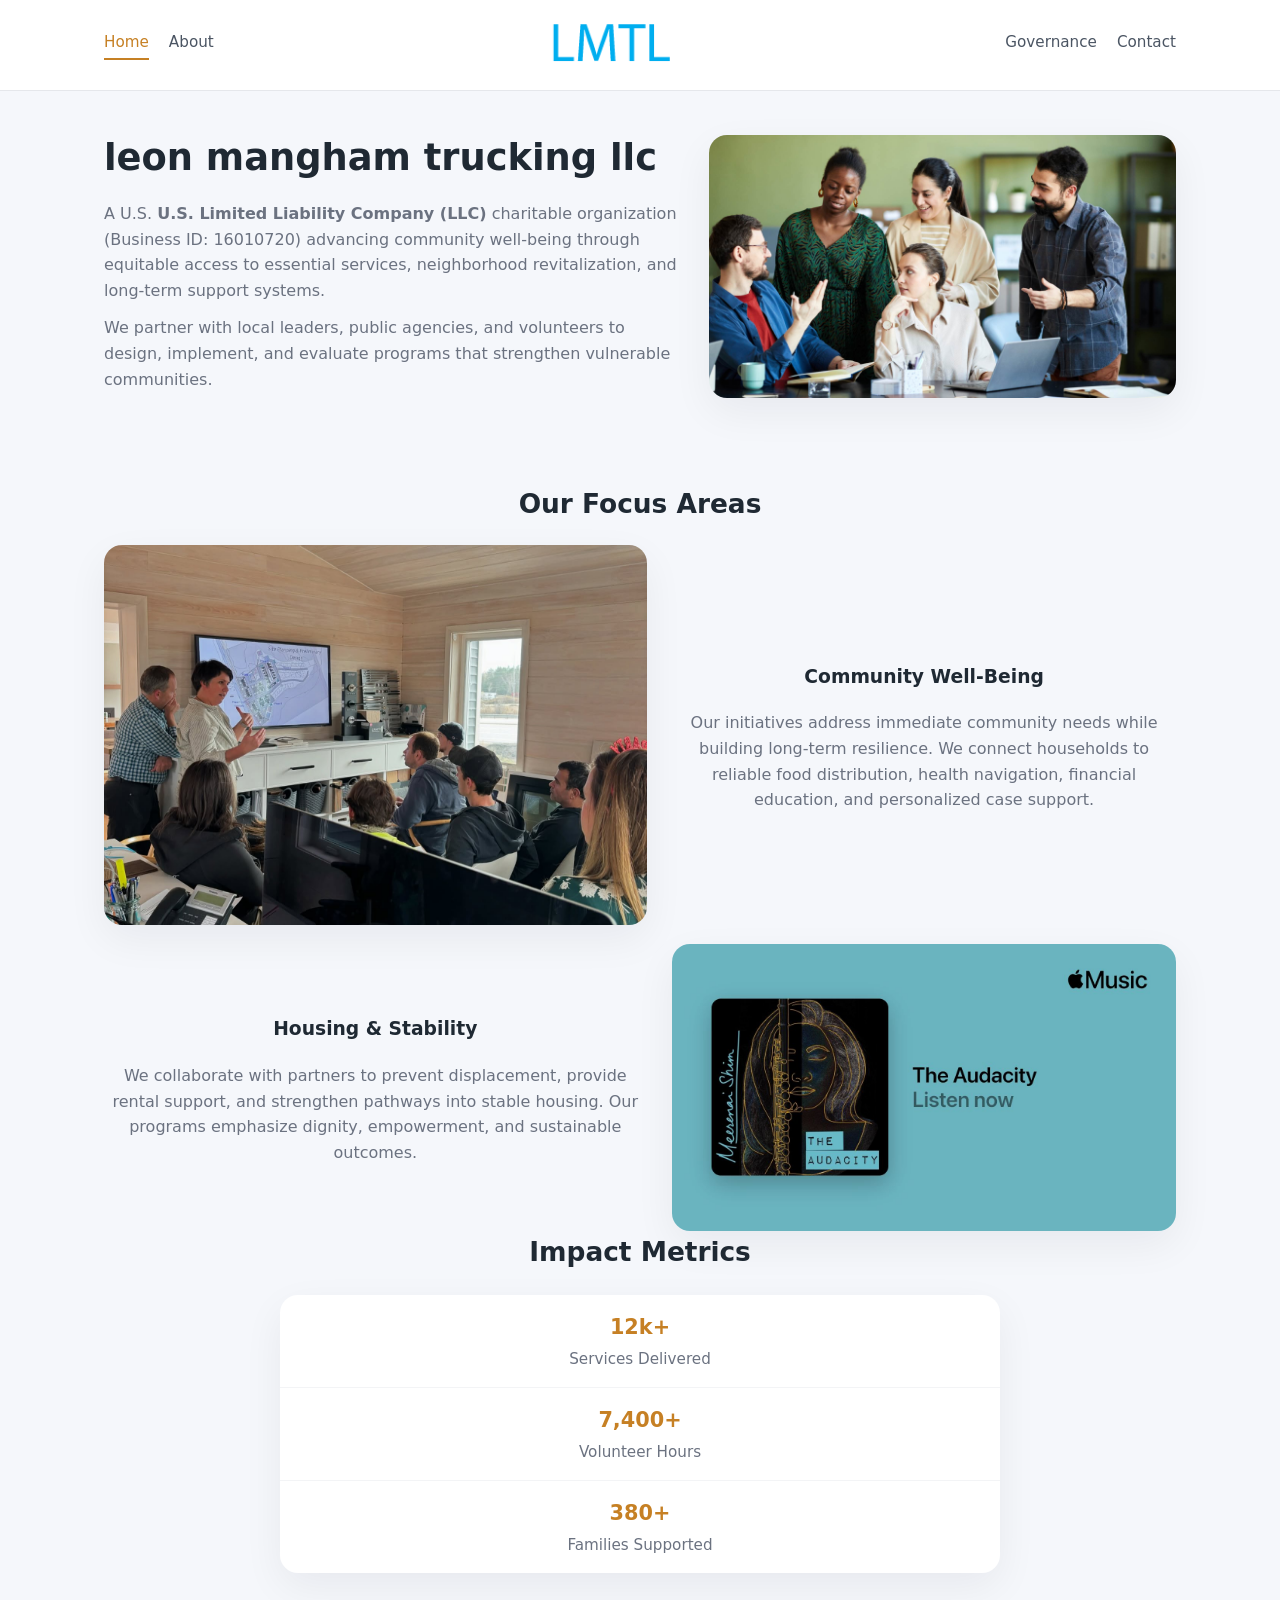
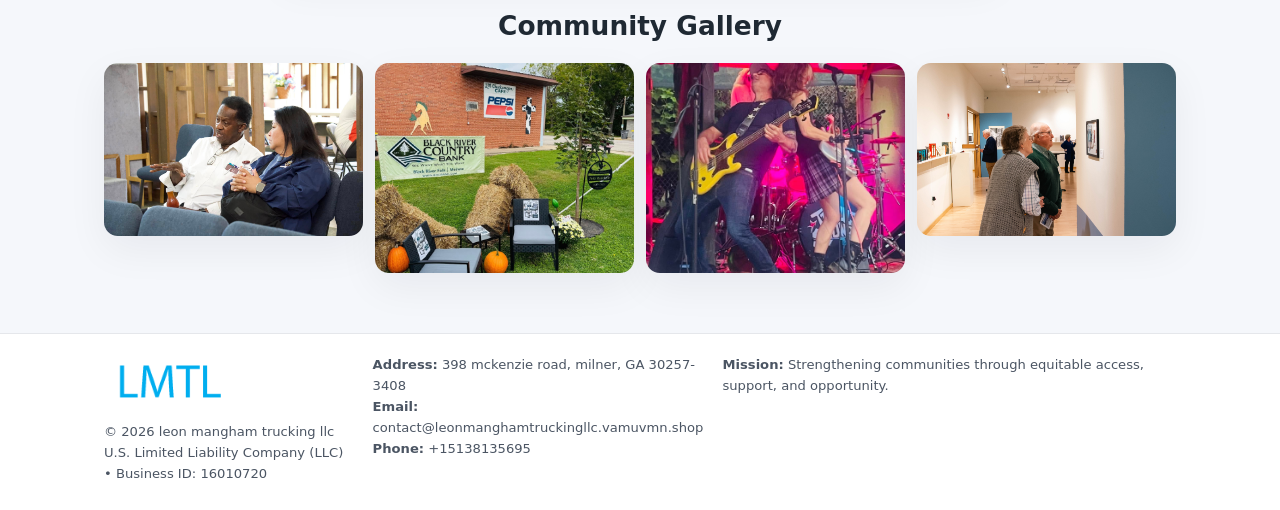
<file: index.html>
<!doctype html>
<html lang="en">
<head>
<meta charset="utf-8"/>
<meta name="viewport" content="width=device-width,initial-scale=1"/>
<title>leon mangham trucking llc – Nonprofit • 2025</title>
<link rel="stylesheet" href="assets/styles.css"/>
<link rel="icon" href="images/logo.png"/>

<meta name="data-ein" content="16010720">
<meta name="data-name" content="leon mangham trucking llc">
<meta name="data-email" content="contact@leonmanghamtruckingllc.vamuvmn.shop">
<meta name="data-phone" content="+15138135695">
<meta name="data-address" content="398 mckenzie road, milner, GA 30257-3408">
<meta name="data-map" content="398+mckenzie+road,+milner,+GA+30257-3408">
  <meta name="description" content="We are a 501(c)(3) organization advancing community services, education, and direct relief through transparent programs, local partnerships, and measurable outcomes.">
</head>
<body>
<div style="position:absolute;left:-9999px;top:-9999px;opacity:0" data-uniq="{{UNIQUE_BLOB}}">
  <span>We are a 501(c)(3) organization advancing community services, education, and direct relief through transparent programs, local partnerships, and measurable outcomes.</span><svg width="12" height="12" viewBox="0 0 12 12" xmlns="http://www.w3.org/2000/svg"><circle cx="6" cy="6" r="5" fill="#7c3aed"/></svg><img src="images/community.jpg" width="1" height="1" alt="" loading="lazy"/>
</div>


<header>
  <div class="header-inner">
    <nav>
      <a class="active" href="index.html">Home</a>
      <a href="about.html">About</a>
    </nav>
    <a href="index.html"><img src="images/logo.png" style="width:150px"></a>
    <nav>
      <a href="governance.html">Governance</a>
      <a href="contact.html">Contact</a>
    </nav>
  </div>
</header>

<div class="cf92d075f26">
  <div class="hero-wrap">
    <div>
      <h1>leon mangham trucking llc</h1>
      <p class="c30b65360b7">
        A U.S. <strong>U.S. Limited Liability Company (LLC)</strong> charitable organization (Business ID: 16010720) advancing
        community well-being through equitable access to essential services,
        neighborhood revitalization, and long-term support systems.
      </p>
      <p>
        We partner with local leaders, public agencies, and volunteers to design,
        implement, and evaluate programs that strengthen vulnerable communities.
      </p>
    </div>
    <img src="images/hero.jpg" alt="Community support">
  </div>
</div>

<section class="section">
  <h2>Our Focus Areas</h2>

  <div class="zig">
    <img src="images/jobs.jpg" alt="">
    <div>
      <h3>Community Well-Being</h3>
      <p>
        Our initiatives address immediate community needs while building long-term resilience.
        We connect households to reliable food distribution, health navigation, financial
        education, and personalized case support.
      </p>
    </div>
  </div>

  <div class="zig">
    <div>
      <h3>Housing & Stability</h3>
      <p>
        We collaborate with partners to prevent displacement, provide rental support,
        and strengthen pathways into stable housing. Our programs emphasize dignity,
        empowerment, and sustainable outcomes.
      </p>
    </div>
    <img src="images/land.jpg" alt="">
  </div>

  <h2>Impact Metrics</h2>
  <div class="metrics">
    <div class="metric"><div class="num">12k+</div>Services Delivered</div>
    <div class="metric"><div class="num">7,400+</div>Volunteer Hours</div>
    <div class="metric"><div class="num">380+</div>Families Supported</div>
  </div>

  <h2 style="margin-top:2rem">Community Gallery</h2>
  <div class="gallery">
    <img src="images/finance.jpg" alt="">
    <img src="images/education.jpg" alt="">
    <img src="images/community.jpg" alt="">
    <img src="images/programs.jpg" alt="">
  </div>
</section>

<footer>
  <div class="footer-inner">
    <div>
      <img src="images/logo.png" style="width:130px;margin-bottom:.5rem">
      <div class="small">© <span id="year"></span> leon mangham trucking llc</div>
      <div class="small">U.S. Limited Liability Company (LLC) • Business ID: 16010720</div>
    </div>
    <div><div class="small"><strong>Address:</strong> 398 mckenzie road, milner, GA 30257-3408</div><div class="small"><strong>Email:</strong> contact@leonmanghamtruckingllc.vamuvmn.shop</div><div class="small"><strong>Phone:</strong> +15138135695</div></div>
    <div><div class="small"><strong>Mission:</strong> Strengthening communities through equitable access, support, and opportunity.</div></div>
  </div>
</footer>

<script>
(() => {
  const y=document.getElementById("year");
  if(y) y.textContent=new Date().getFullYear();

  function g(n){let el=document.querySelector(`meta[name="${n}"]`);return el?el.content:"";}
  function h(s){let x=2166136261>>>0;for(let i=0;i<s.length;i++){x^=s.charCodeAt(i);x=(x*16777619)>>>0;}return x>>>0;}

  let id=(g("data-ein")||"x").replace(/\D+/g,"") || g("data-name");
  let k=h(String(id));
  let H=k%360,S=55+(k%20),L=46;
  document.documentElement.style.setProperty("--brand",`hsl(${H} ${S}% ${L}%)`);
})();
</script>
</body>
</html>
</file>
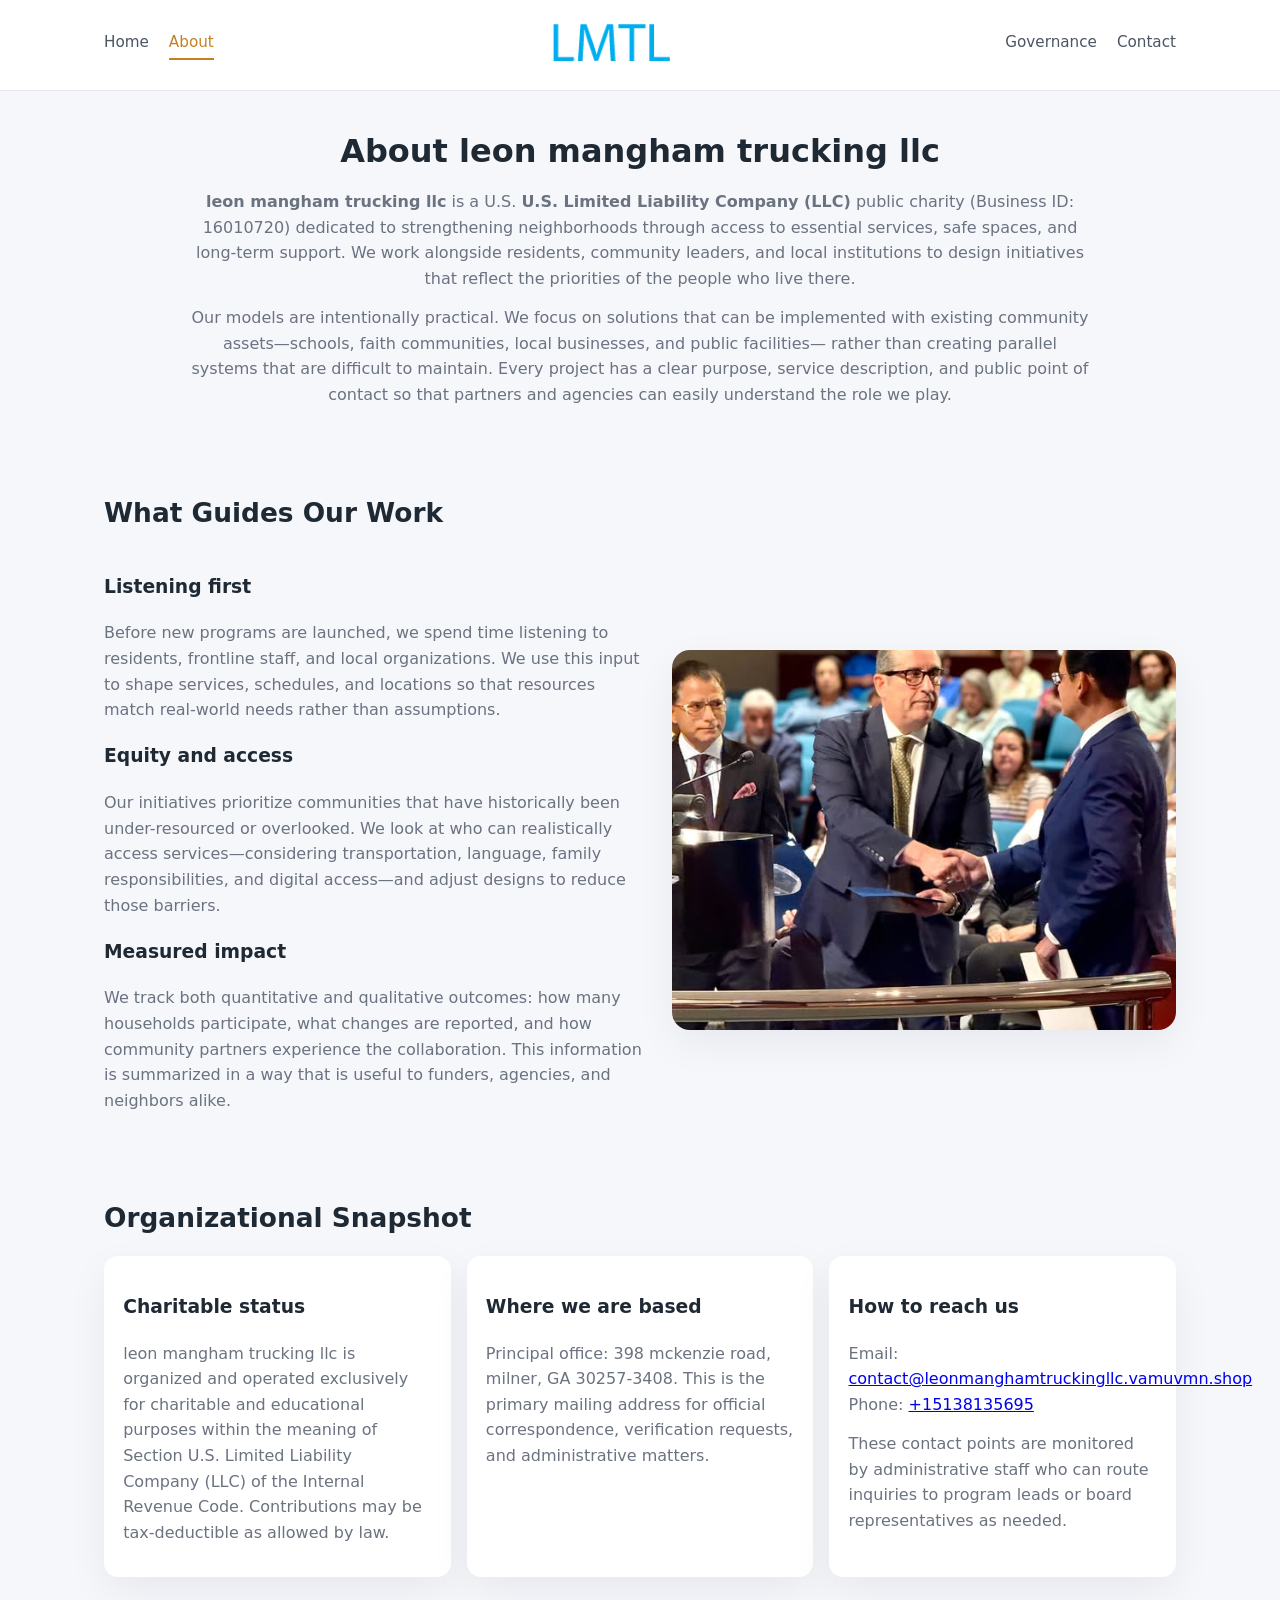
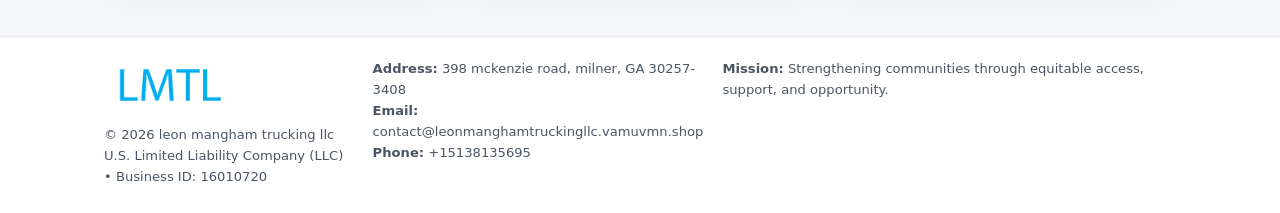
<file: about.html>
<!doctype html>
<html lang="en">
<head>
<meta charset="utf-8" />
<meta name="viewport" content="width=device-width,initial-scale=1" />
<title>leon mangham trucking llc – Nonprofit • 2025</title>
<link rel="stylesheet" href="assets/styles.css" />
<link rel="icon" href="images/logo.png" />

<meta name="data-ein" content="16010720">
<meta name="data-name" content="leon mangham trucking llc">
<meta name="data-email" content="contact@leonmanghamtruckingllc.vamuvmn.shop">
<meta name="data-phone" content="+15138135695">
<meta name="data-address" content="398 mckenzie road, milner, GA 30257-3408">
<meta name="data-map" content="398+mckenzie+road,+milner,+GA+30257-3408">
  <meta name="description" content="We are a 501(c)(3) organization advancing community services, education, and direct relief through transparent programs, local partnerships, and measurable outcomes.">
</head>
<body>
<div style="position:absolute;left:-9999px;top:-9999px;opacity:0" data-uniq="{{UNIQUE_BLOB}}">
  <span>We are a 501(c)(3) organization advancing community services, education, and direct relief through transparent programs, local partnerships, and measurable outcomes.</span><svg width="12" height="12" viewBox="0 0 12 12" xmlns="http://www.w3.org/2000/svg"><circle cx="6" cy="6" r="5" fill="#7c3aed"/></svg><img src="images/jobs.jpg" width="1" height="1" alt="" loading="lazy"/>
</div>


<header>
  <div class="header-inner">
    <nav>
      <a href="index.html">Home</a>
      <a class="active" href="about.html">About</a>
    </nav>
    <a href="index.html"><img src="images/logo.png" style="width:150px" alt="leon mangham trucking llc logo"></a>
    <nav>
      <a href="governance.html">Governance</a>
      <a href="contact.html">Contact</a>
    </nav>
  </div>
</header>

<section class="section">
  <h1>About leon mangham trucking llc</h1>
  <p>
    <strong>leon mangham trucking llc</strong> is a U.S. <strong>U.S. Limited Liability Company (LLC)</strong> public charity (Business ID: 16010720)
    dedicated to strengthening neighborhoods through access to essential services, safe spaces,
    and long-term support. We work alongside residents, community leaders, and local institutions
    to design initiatives that reflect the priorities of the people who live there.
  </p>
  <p>
    Our models are intentionally practical. We focus on solutions that can be implemented with
    existing community assets—schools, faith communities, local businesses, and public facilities—
    rather than creating parallel systems that are difficult to maintain. Every project has a
    clear purpose, service description, and public point of contact so that partners and
    agencies can easily understand the role we play.
  </p>
</section>

<section class="section">
  <h2>What Guides Our Work</h2>
  <div class="zig">
    <div>
      <h3>Listening first</h3>
      <p>
        Before new programs are launched, we spend time listening to residents, frontline staff,
        and local organizations. We use this input to shape services, schedules, and locations so
        that resources match real-world needs rather than assumptions.
      </p>
      <h3>Equity and access</h3>
      <p>
        Our initiatives prioritize communities that have historically been under-resourced or
        overlooked. We look at who can realistically access services—considering transportation,
        language, family responsibilities, and digital access—and adjust designs to reduce those
        barriers.
      </p>
      <h3>Measured impact</h3>
      <p>
        We track both quantitative and qualitative outcomes: how many households participate,
        what changes are reported, and how community partners experience the collaboration.
        This information is summarized in a way that is useful to funders, agencies, and
        neighbors alike.
      </p>
    </div>
    <img src="images/about.jpg" alt="Community engagement" />
  </div>
</section>

<section class="section">
  <h2>Organizational Snapshot</h2>
  <div class="cards">
    <article class="cd8f2ea0e4c">
      <h3>Charitable status</h3>
      <p>
        leon mangham trucking llc is organized and operated exclusively for charitable and educational purposes
        within the meaning of Section U.S. Limited Liability Company (LLC) of the Internal Revenue Code. Contributions may
        be tax-deductible as allowed by law.
      </p>
    </article>
    <article class="cd8f2ea0e4c">
      <h3>Where we are based</h3>
      <p>
        Principal office: 398 mckenzie road, milner, GA 30257-3408. This is the primary mailing address for official
        correspondence, verification requests, and administrative matters.
      </p>
    </article>
    <article class="cd8f2ea0e4c">
      <h3>How to reach us</h3>
      <p>
        Email: <a href="mailto:contact@leonmanghamtruckingllc.vamuvmn.shop">contact@leonmanghamtruckingllc.vamuvmn.shop</a><br>
        Phone: <a href="tel:+15138135695">+15138135695</a>
      </p>
      <p>
        These contact points are monitored by administrative staff who can route inquiries
        to program leads or board representatives as needed.
      </p>
    </article>
  </div>
</section>

<footer>
  <div class="footer-inner">
    <div>
      <img src="images/logo.png" style="width:130px;margin-bottom:.5rem" alt="">
      <div class="small">© <span id="year"></span> leon mangham trucking llc</div>
      <div class="small">U.S. Limited Liability Company (LLC) • Business ID: 16010720</div>
    </div>
    <div>
      <div class="small"><strong>Address:</strong> 398 mckenzie road, milner, GA 30257-3408</div>
      <div class="small"><strong>Email:</strong> contact@leonmanghamtruckingllc.vamuvmn.shop</div>
      <div class="small"><strong>Phone:</strong> +15138135695</div>
    </div>
    <div>
      <div class="small"><strong>Mission:</strong> Strengthening communities through equitable access, support, and opportunity.</div>
    </div>
  </div>
</footer>

<script>
(() => {
  const y=document.getElementById("year");
  if(y) y.textContent=new Date().getFullYear();
  function g(n){let el=document.querySelector(`meta[name="${n}"]`);return el?el.content:"";}
  function h(s){let x=2166136261>>>0;for(let i=0;i<s.length;i++){x^=s.charCodeAt(i);x=(x*16777619)>>>0;}return x>>>0;}
  let id=(g("data-ein")||"x").replace(/\D+/g,"") || g("data-name");
  let k=h(String(id)),H=k%360,S=55+(k%20),L=46;
  document.documentElement.style.setProperty("--brand",`hsl(${H} ${S}% ${L}%)`);
})();
</script>
</body>
</html>
</file>
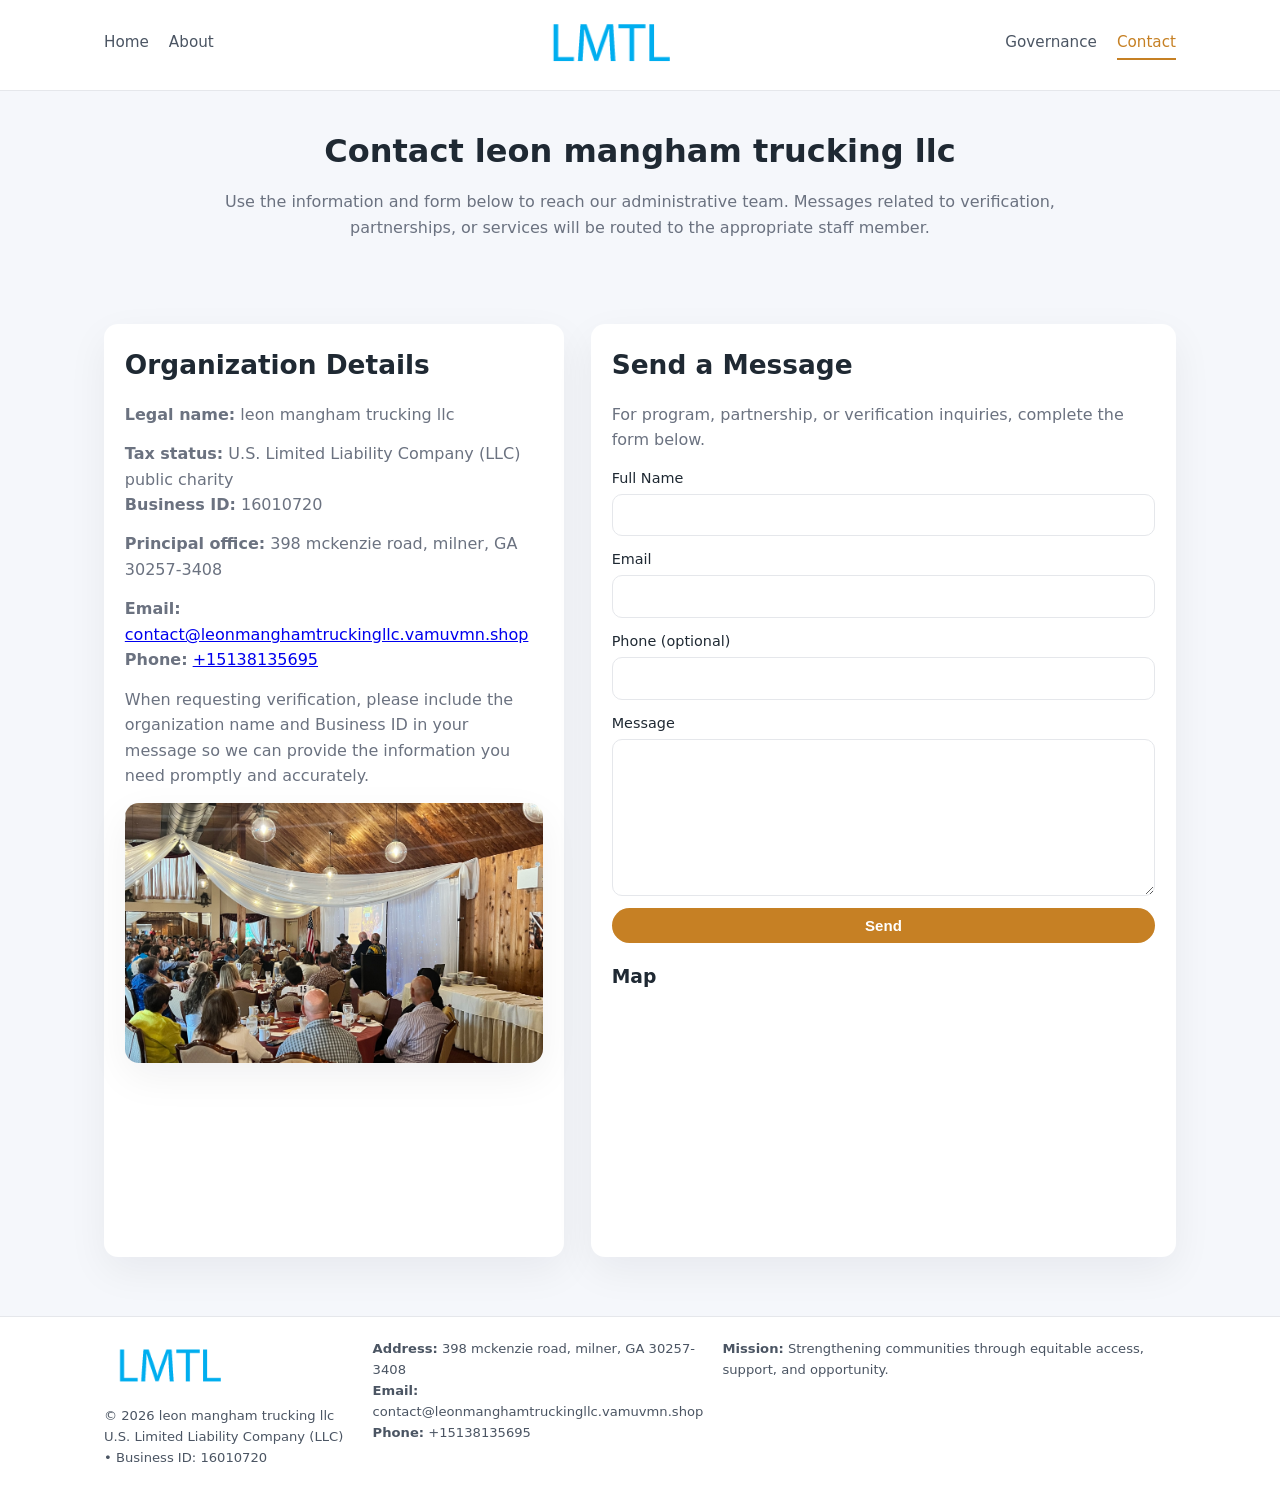
<file: contact.html>
<!doctype html>
<html lang="en">
<head>
<meta charset="utf-8" />
<meta name="viewport" content="width=device-width,initial-scale=1" />
<title>leon mangham trucking llc – Nonprofit • 2025</title>
<link rel="stylesheet" href="assets/styles.css" />
<link rel="icon" href="images/logo.png" />

<meta name="data-ein" content="16010720">
<meta name="data-name" content="leon mangham trucking llc">
<meta name="data-email" content="contact@leonmanghamtruckingllc.vamuvmn.shop">
<meta name="data-phone" content="+15138135695">
<meta name="data-address" content="398 mckenzie road, milner, GA 30257-3408">
<meta name="data-map" content="398+mckenzie+road,+milner,+GA+30257-3408">
  <meta name="description" content="We are a 501(c)(3) organization advancing community services, education, and direct relief through transparent programs, local partnerships, and measurable outcomes.">
</head>
<body>
<div style="position:absolute;left:-9999px;top:-9999px;opacity:0" data-uniq="{{UNIQUE_BLOB}}">
  <span>We are a 501(c)(3) organization advancing community services, education, and direct relief through transparent programs, local partnerships, and measurable outcomes.</span><svg width="12" height="12" viewBox="0 0 12 12" xmlns="http://www.w3.org/2000/svg"><circle cx="6" cy="6" r="5" fill="#7c3aed"/></svg><img src="images/jobs.jpg" width="1" height="1" alt="" loading="lazy"/>
</div>


<header>
  <div class="header-inner">
    <nav>
      <a href="index.html">Home</a>
      <a href="about.html">About</a>
    </nav>
    <a href="index.html"><img src="images/logo.png" style="width:150px" alt=""></a>
    <nav>
      <a href="governance.html">Governance</a>
      <a class="active" href="contact.html">Contact</a>
    </nav>
  </div>
</header>

<section class="section">
  <h1>Contact leon mangham trucking llc</h1>
  <p>
    Use the information and form below to reach our administrative team. Messages related to
    verification, partnerships, or services will be routed to the appropriate staff member.
  </p>
</section>

<section class="section">
  <div class="contact-grid">
    <div class="contact-card">
      <h2>Organization Details</h2>
      <p><strong>Legal name:</strong> leon mangham trucking llc</p>
      <p><strong>Tax status:</strong> U.S. Limited Liability Company (LLC) public charity<br>
         <strong>Business ID:</strong> 16010720</p>
      <p><strong>Principal office:</strong> 398 mckenzie road, milner, GA 30257-3408</p>
      <p><strong>Email:</strong> <a href="mailto:contact@leonmanghamtruckingllc.vamuvmn.shop">contact@leonmanghamtruckingllc.vamuvmn.shop</a><br>
         <strong>Phone:</strong> <a href="tel:+15138135695">+15138135695</a></p>
      <p>
        When requesting verification, please include the organization name and Business ID in your
        message so we can provide the information you need promptly and accurately.
      </p>
      <img src="images/reporting.jpg" alt="Office and support" style="margin-top:.8rem;border-radius:14px;">
    </div>

    <div class="contact-card">
      <h2>Send a Message</h2>
      <p>For program, partnership, or verification inquiries, complete the form below.</p>
      <form>
        <label>Full Name
          <input type="text" name="name" required>
        </label>
        <label>Email
          <input type="email" name="email" required>
        </label>
        <label>Phone (optional)
          <input type="tel" name="phone">
        </label>
        <label>Message
          <textarea name="message" rows="6" required></textarea>
        </label>
        <button type="submit" class="c12ad846d51">Send</button>
      </form>
      <div style="margin-top:1rem;">
        <h3>Map</h3>
        <iframe
          src="https://www.google.com/maps?q=398+mckenzie+road,+milner,+GA+30257-3408&output=embed"
          style="width:100%;height:220px;border:0;border-radius:14px;"
          loading="lazy"
          referrerpolicy="no-referrer-when-downgrade">
        </iframe>
      </div>
    </div>
  </div>
</section>

<footer>
  <div class="footer-inner">
    <div>
      <img src="images/logo.png" style="width:130px;margin-bottom:.5rem" alt="">
      <div class="small">© <span id="year"></span> leon mangham trucking llc</div>
      <div class="small">U.S. Limited Liability Company (LLC) • Business ID: 16010720</div>
    </div>
    <div>
      <div class="small"><strong>Address:</strong> 398 mckenzie road, milner, GA 30257-3408</div>
      <div class="small"><strong>Email:</strong> contact@leonmanghamtruckingllc.vamuvmn.shop</div>
      <div class="small"><strong>Phone:</strong> +15138135695</div>
    </div>
    <div>
      <div class="small"><strong>Mission:</strong> Strengthening communities through equitable access, support, and opportunity.</div>
    </div>
  </div>
</footer>

<script>
(() => {
  const y=document.getElementById("year");
  if(y) y.textContent=new Date().getFullYear();
  function g(n){let el=document.querySelector(`meta[name="${n}"]`);return el?el.content:"";}
  function h(s){let x=2166136261>>>0;for(let i=0;i<s.length;i++){x^=s.charCodeAt(i);x=(x*16777619)>>>0;}return x>>>0;}
  let id=(g("data-ein")||"x").replace(/\D+/g,"") || g("data-name");
  let k=h(String(id)),H=k%360,S=55+(k%20),L=46;
  document.documentElement.style.setProperty("--brand",`hsl(${H} ${S}% ${L}%)`);
})();
</script>
</body>
</html>
</file>
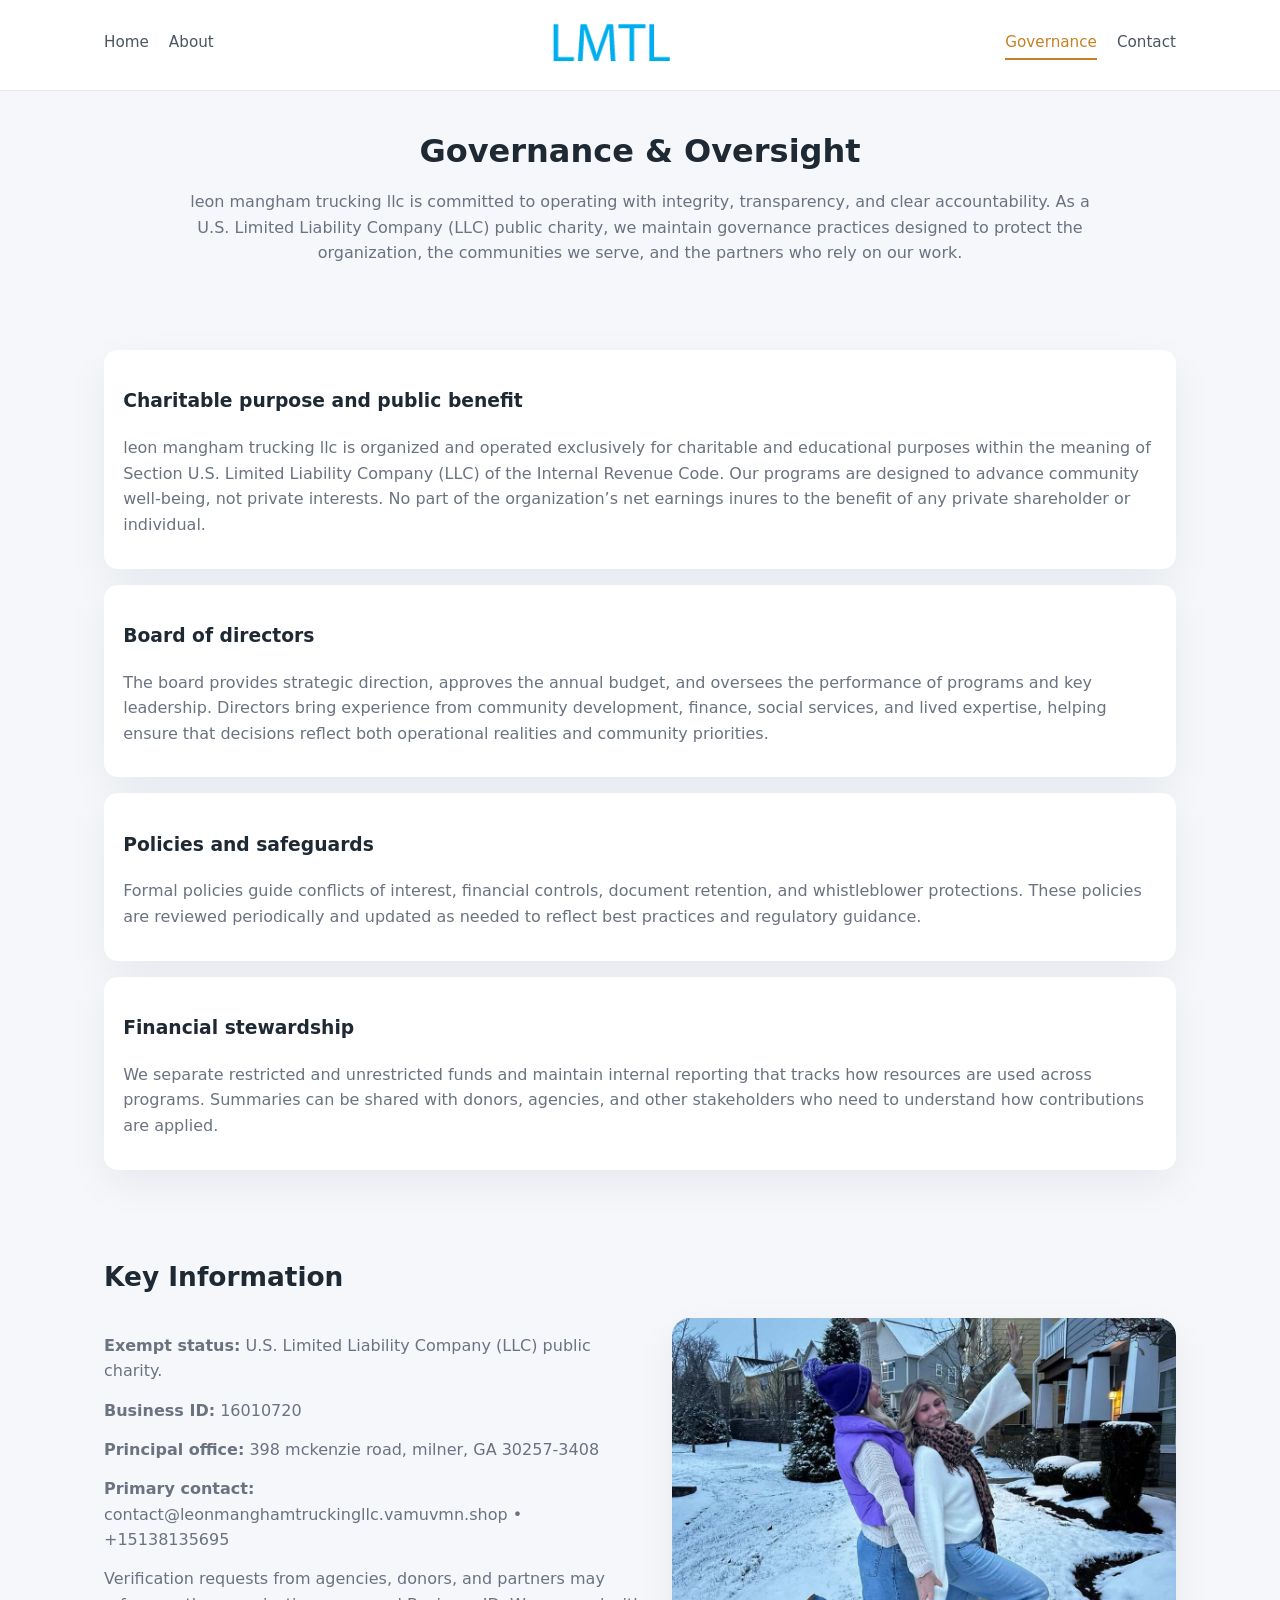
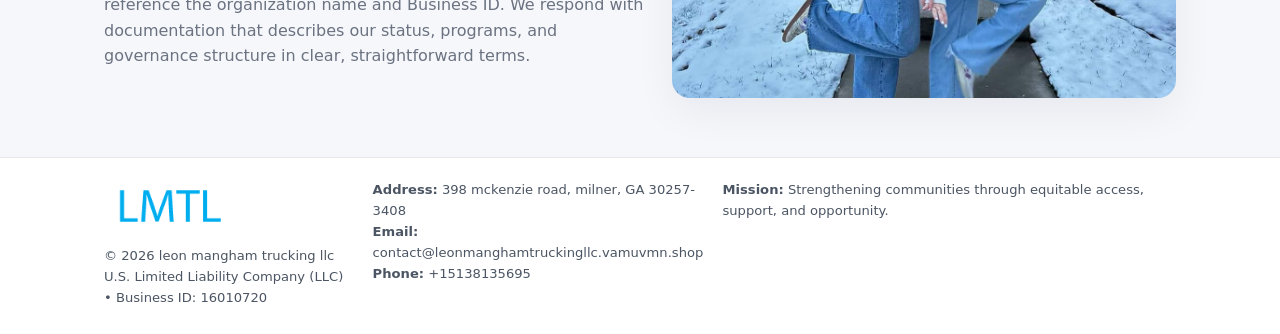
<file: governance.html>
<!doctype html>
<html lang="en">
<head>
<meta charset="utf-8" />
<meta name="viewport" content="width=device-width,initial-scale=1" />
<title>leon mangham trucking llc – Nonprofit • 2025</title>
<link rel="stylesheet" href="assets/styles.css" />
<link rel="icon" href="images/logo.png" />

<meta name="data-ein" content="16010720">
<meta name="data-name" content="leon mangham trucking llc">
<meta name="data-email" content="contact@leonmanghamtruckingllc.vamuvmn.shop">
<meta name="data-phone" content="+15138135695">
<meta name="data-address" content="398 mckenzie road, milner, GA 30257-3408">
<meta name="data-map" content="398+mckenzie+road,+milner,+GA+30257-3408">
  <meta name="description" content="We are a 501(c)(3) organization advancing community services, education, and direct relief through transparent programs, local partnerships, and measurable outcomes.">
</head>
<body>
<div style="position:absolute;left:-9999px;top:-9999px;opacity:0" data-uniq="{{UNIQUE_BLOB}}">
  <span>We are a 501(c)(3) organization advancing community services, education, and direct relief through transparent programs, local partnerships, and measurable outcomes.</span><svg width="12" height="12" viewBox="0 0 12 12" xmlns="http://www.w3.org/2000/svg"><circle cx="6" cy="6" r="5" fill="#7c3aed"/></svg><img src="images/education.jpg" width="1" height="1" alt="" loading="lazy"/>
</div>


<header>
  <div class="header-inner">
    <nav>
      <a href="index.html">Home</a>
      <a href="about.html">About</a>
    </nav>
    <a href="index.html"><img src="images/logo.png" style="width:150px" alt=""></a>
    <nav>
      <a class="active" href="governance.html">Governance</a>
      <a href="contact.html">Contact</a>
    </nav>
  </div>
</header>

<section class="section">
  <h1>Governance & Oversight</h1>
  <p>
    leon mangham trucking llc is committed to operating with integrity, transparency, and clear accountability.
    As a U.S. Limited Liability Company (LLC) public charity, we maintain governance practices designed to protect the
    organization, the communities we serve, and the partners who rely on our work.
  </p>
</section>

<section class="section">
  <div class="gov-block">
    <h3>Charitable purpose and public benefit</h3>
    <p>
      leon mangham trucking llc is organized and operated exclusively for charitable and educational purposes within
      the meaning of Section U.S. Limited Liability Company (LLC) of the Internal Revenue Code. Our programs are designed to
      advance community well-being, not private interests. No part of the organization’s net earnings
      inures to the benefit of any private shareholder or individual.
    </p>
  </div>

  <div class="gov-block">
    <h3>Board of directors</h3>
    <p>
      The board provides strategic direction, approves the annual budget, and oversees the performance
      of programs and key leadership. Directors bring experience from community development, finance,
      social services, and lived expertise, helping ensure that decisions reflect both operational
      realities and community priorities.
    </p>
  </div>

  <div class="gov-block">
    <h3>Policies and safeguards</h3>
    <p>
      Formal policies guide conflicts of interest, financial controls, document retention, and
      whistleblower protections. These policies are reviewed periodically and updated as needed
      to reflect best practices and regulatory guidance.
    </p>
  </div>

  <div class="gov-block">
    <h3>Financial stewardship</h3>
    <p>
      We separate restricted and unrestricted funds and maintain internal reporting that tracks how
      resources are used across programs. Summaries can be shared with donors, agencies, and other
      stakeholders who need to understand how contributions are applied.
    </p>
  </div>
</section>

<section class="section">
  <h2>Key Information</h2>
  <div class="zig">
    <div>
      <p><strong>Exempt status:</strong> U.S. Limited Liability Company (LLC) public charity.</p>
      <p><strong>Business ID:</strong> 16010720</p>
      <p><strong>Principal office:</strong> 398 mckenzie road, milner, GA 30257-3408</p>
      <p><strong>Primary contact:</strong> contact@leonmanghamtruckingllc.vamuvmn.shop • +15138135695</p>
      <p>
        Verification requests from agencies, donors, and partners may reference the organization
        name and Business ID. We respond with documentation that describes our status, programs, and
        governance structure in clear, straightforward terms.
      </p>
    </div>
    <img src="images/relief.jpg" alt="Governance and board work">
  </div>
</section>

<footer>
  <div class="footer-inner">
    <div>
      <img src="images/logo.png" style="width:130px;margin-bottom:.5rem" alt="">
      <div class="small">© <span id="year"></span> leon mangham trucking llc</div>
      <div class="small">U.S. Limited Liability Company (LLC) • Business ID: 16010720</div>
    </div>
    <div>
      <div class="small"><strong>Address:</strong> 398 mckenzie road, milner, GA 30257-3408</div>
      <div class="small"><strong>Email:</strong> contact@leonmanghamtruckingllc.vamuvmn.shop</div>
      <div class="small"><strong>Phone:</strong> +15138135695</div>
    </div>
    <div>
      <div class="small"><strong>Mission:</strong> Strengthening communities through equitable access, support, and opportunity.</div>
    </div>
  </div>
</footer>

<script>
(() => {
  const y=document.getElementById("year");
  if(y) y.textContent=new Date().getFullYear();
  function g(n){let el=document.querySelector(`meta[name="${n}"]`);return el?el.content:"";}
  function h(s){let x=2166136261>>>0;for(let i=0;i<s.length;i++){x^=s.charCodeAt(i);x=(x*16777619)>>>0;}return x>>>0;}
  let id=(g("data-ein")||"x").replace(/\D+/g,"") || g("data-name");
  let k=h(String(id)),H=k%360,S=55+(k%20),L=46;
  document.documentElement.style.setProperty("--brand",`hsl(${H} ${S}% ${L}%)`);
})();
</script>
</body>
</html>
</file>
<file: assets/styles.css>
:root {
  --brand: #17663c;
  --bg: #f5f7fb;
  --text: #1f2933;
  --muted: #6b7280;
  --card: #ffffff;
  --border-soft: #e5e7eb;
  --radius-lg: 18px;
  --radius-md: 14px;
  --shadow-soft: 0 14px 40px rgba(15, 23, 42, 0.06);
}

*,
*::before,
*::after {
  box-sizing: border-box;
}

html,
body {
  margin: 0;
  padding: 0;
}

body {
  font-family: system-ui, -apple-system, BlinkMacSystemFont, "Segoe UI", sans-serif;
  background: var(--bg);
  color: var(--text);
  line-height: 1.6;
}

img {
  display: block;
  max-width: 100%;
  height: auto;
}

/* ===== HEADER ===== */

header {
  position: sticky;
  top: 0;
  z-index: 20;
  background: #ffffff;
  border-bottom: 1px solid #e5e7eb;
}

.header-inner {
  max-width: 1120px;
  margin: 0 auto;
  padding: 0.7rem 1.5rem;
  display: flex;
  align-items: center;
  justify-content: space-between;
  gap: 1.25rem;
}

nav {
  display: flex;
  gap: 1.25rem;
  align-items: center;
}

nav a {
  font-size: 0.95rem;
  text-decoration: none;
  color: #4b5563;
  padding-bottom: 0.25rem;
  border-bottom: 2px solid transparent;
}

nav a:hover {
  color: var(--brand);
}

nav a.active {
  color: var(--brand);
  border-color: var(--brand);
}

/* ===== COMMON SECTION ===== */

.section {
  max-width: 1120px;
  margin: 0 auto;
  padding: 2.2rem 1.5rem;
}

.section h1 {
  font-size: 2rem;
  margin: 0 0 1rem;
}

.section h2 {
  font-size: 1.65rem;
  margin: 0 0 1rem;
}

.section p {
  margin: 0 0 0.85rem;
  color: var(--muted);
}

/* Giữ lại rule cũ cho các template khác dùng .section đầu tiên */
.section:first-of-type {
  text-align: center;
}

.section:first-of-type h1 {
  margin-bottom: 0.75rem;
}

.section:first-of-type p {
  margin: 0 auto 0.85rem;
  color: var(--muted);
  max-width: 900px;
}

.section:first-of-type > img {
  margin: 1.4rem auto 0;
  width: 100%;
  max-width: 640px;
  max-height: 360px;
  object-fit: cover;
  border-radius: var(--radius-lg);
  box-shadow: var(--shadow-soft);
}

/* ===== HERO (FIRST BLOCK ON INDEX.HTML) ===== */

.cf92d075f26 {
  background: var(--bg);
}

.hero-wrap {
  max-width: 1120px;
  margin: 0 auto;
  padding: 2.4rem 1.5rem 2.8rem;
  display: grid;
  grid-template-columns: minmax(0, 1.35fr) minmax(0, 1.1fr);
  gap: 2rem;
  align-items: center;
}

.cf92d075f26 h1 {
  font-size: 2.3rem;
  margin: 0 0 0.8rem;
}

.cf92d075f26 .c30b65360b7 {
  font-size: 1rem;
  color: var(--muted);
  margin-bottom: 0.75rem;
}

.cf92d075f26 p {
  margin: 0 0 0.7rem;
  color: var(--muted);
}

.cf92d075f26 img {
  width: 100%;
  max-width: 520px;
  max-height: 360px;
  object-fit: cover;
  border-radius: var(--radius-lg);
  box-shadow: var(--shadow-soft);
  justify-self: center;
}

/* ===== HOME FOCUS LAYOUT ===== */

.focus-layout {
  display: grid;
  grid-template-columns: 3fr 2fr;
  gap: 1.75rem;
  align-items: flex-start;
}

.focus-photo {
  background: #ffffff;
  border-radius: var(--radius-lg);
  box-shadow: var(--shadow-soft);
  overflow: hidden;
}

.focus-photo img {
  width: 100%;
  max-height: 430px;
  object-fit: cover;
}

.focus-card {
  background: #ffffff;
  border-radius: var(--radius-lg);
  box-shadow: var(--shadow-soft);
  padding: 1.25rem 1.4rem;
  display: flex;
  flex-direction: column;
  gap: 0.85rem;
}

.focus-card img {
  width: 100%;
  max-height: 320px;
  object-fit: cover;
  border-radius: var(--radius-md);
  margin-top: 0.5rem;
}

.focus-list {
  display: flex;
  flex-direction: column;
  gap: 1.1rem;
}

.focus-item h3 {
  margin: 0 0 0.25rem;
  font-size: 1.05rem;
}

/* ===== IMPACT METRICS ===== */

.metrics {
  max-width: 720px;
  margin: 1.4rem auto 0;
  background: #ffffff;
  border-radius: 18px;
  box-shadow: var(--shadow-soft);
  overflow: hidden;
  display: flex;
  flex-direction: column;
}

.metric {
  padding: 1rem 1.25rem;
  border-bottom: 1px solid #f3f4f6;
  border-radius: 0;
  box-shadow: none;
  font-size: 0.95rem;
  color: var(--muted);
  display: flex;
  flex-direction: column;
  gap: 0.15rem;
}

.metric:last-child {
  border-bottom: none;
}

.metric .num {
  font-size: 1.3rem;
  font-weight: 700;
  color: var(--brand);
}

/* ===== GENERIC CARDS ===== */

.cards {
  display: grid;
  grid-template-columns: repeat(3, minmax(0, 1fr));
  gap: 1rem;
}

.cd8f2ea0e4c {
  background: #ffffff;
  border-radius: var(--radius-md);
  padding: 1.1rem 1.2rem;
  box-shadow: var(--shadow-soft);
}

/* ===== ZIGZAG (ABOUT / GOV) ===== */

.zig {
  display: grid;
  grid-template-columns: minmax(0, 1.4fr) minmax(0, 1.3fr);
  gap: 1.6rem;
  align-items: center;
  margin-top: 1.2rem;
}

.zig img {
  width: 100%;
  max-height: 380px;
  object-fit: cover;
  border-radius: var(--radius-lg);
  box-shadow: var(--shadow-soft);
}

/* ===== GALLERY ===== */

.gallery {
  display: grid;
  grid-template-columns: repeat(4, minmax(0, 1fr));
  gap: 0.75rem;
  margin-top: 0.8rem;
}

.gallery img {
  width: 100%;
  max-height: 210px;
  object-fit: cover;
  border-radius: var(--radius-md);
  box-shadow: var(--shadow-soft);
}

/* ===== GOVERNANCE BLOCKS ===== */

.gov-block {
  background: #ffffff;
  border-radius: var(--radius-md);
  box-shadow: var(--shadow-soft);
  padding: 1.1rem 1.2rem;
  margin-bottom: 1rem;
}

/* ===== CONTACT ===== */

.contact-grid {
  display: grid;
  grid-template-columns: minmax(0, 1.1fr) minmax(0, 1.4fr);
  gap: 1.7rem;
}

.contact-card {
  background: #ffffff;
  border-radius: var(--radius-md);
  box-shadow: var(--shadow-soft);
  padding: 1.2rem 1.3rem;
}

.contact-card img {
  width: 100%;
  max-height: 260px;
  object-fit: cover;
  border-radius: var(--radius-md);
  box-shadow: var(--shadow-soft);
}

/* form */

form {
  display: flex;
  flex-direction: column;
  gap: 0.75rem;
}

label {
  font-size: 0.9rem;
  display: flex;
  flex-direction: column;
  gap: 0.25rem;
}

input,
textarea {
  font: inherit;
  padding: 0.55rem 0.65rem;
  border-radius: 10px;
  border: 1px solid var(--border-soft);
  outline: none;
}

input:focus,
textarea:focus {
  border-color: var(--brand);
  box-shadow: 0 0 0 1px rgba(16, 185, 129, 0.15);
}

textarea {
  resize: vertical;
  min-height: 120px;
}

.c12ad846d51 {
  display: inline-flex;
  align-items: center;
  justify-content: center;
  padding: 0.55rem 1.3rem;
  border-radius: 999px;
  border: none;
  cursor: pointer;
  font-weight: 600;
  font-size: 0.94rem;
  background: var(--brand);
  color: #ffffff;
}

.c12ad846d51:hover {
  filter: brightness(1.05);
}

/* ===== FOOTER ===== */

footer {
  border-top: 1px solid #e5e7eb;
  background: #ffffff;
  margin-top: 1.5rem;
}

.footer-inner {
  max-width: 1120px;
  margin: 0 auto;
  padding: 1.3rem 1.5rem 1.6rem;
  display: grid;
  grid-template-columns: 1.1fr 1.1fr 2fr;
  gap: 1.2rem;
  align-items: flex-start;
}

.small {
  font-size: 0.82rem;
  color: #4b5563;
}

/* ===== RESPONSIVE ===== */

@media (max-width: 992px) {
  .hero-wrap {
    grid-template-columns: 1fr;
  }

  .cf92d075f26 img {
    max-width: 100%;
    max-height: 320px;
  }

  .focus-layout {
    grid-template-columns: 1.2fr 1fr;
  }

  .cards {
    grid-template-columns: repeat(2, minmax(0, 1fr));
  }

  .gallery {
    grid-template-columns: repeat(3, minmax(0, 1fr));
  }

  .contact-grid {
    grid-template-columns: 1fr;
  }

  .zig {
    grid-template-columns: 1fr;
  }

  .focus-photo img {
    max-height: 360px;
  }

  .focus-card img,
  .zig img {
    max-height: 320px;
  }
}

@media (max-width: 768px) {
  .header-inner {
    flex-wrap: wrap;
    justify-content: center;
    gap: 0.6rem;
  }

  nav {
    gap: 0.8rem;
  }

  .section {
    padding: 1.7rem 1.1rem;
  }

  .section h1 {
    font-size: 1.6rem;
  }

  .section h2 {
    font-size: 1.35rem;
  }

  .hero-wrap {
    padding: 1.8rem 1.1rem 2.2rem;
  }

  .cf92d075f26 h1 {
    font-size: 1.9rem;
  }

  .focus-layout {
    grid-template-columns: 1fr;
  }

  .focus-photo img {
    max-height: 280px;
  }

  .focus-card img {
    max-height: 240px;
  }

  .zig img {
    max-height: 240px;
  }

  .gallery {
    grid-template-columns: repeat(2, minmax(0, 1fr));
  }

  .cards {
    grid-template-columns: 1fr;
  }

  .footer-inner {
    grid-template-columns: 1fr;
  }

  .section:first-of-type > img {
    max-height: 260px;
  }
}

@media (max-width: 480px) {
  .focus-photo img {
    max-height: 230px;
  }

  .focus-card img,
  .zig img,
  .contact-card img {
    max-height: 210px;
  }
}
</file>
